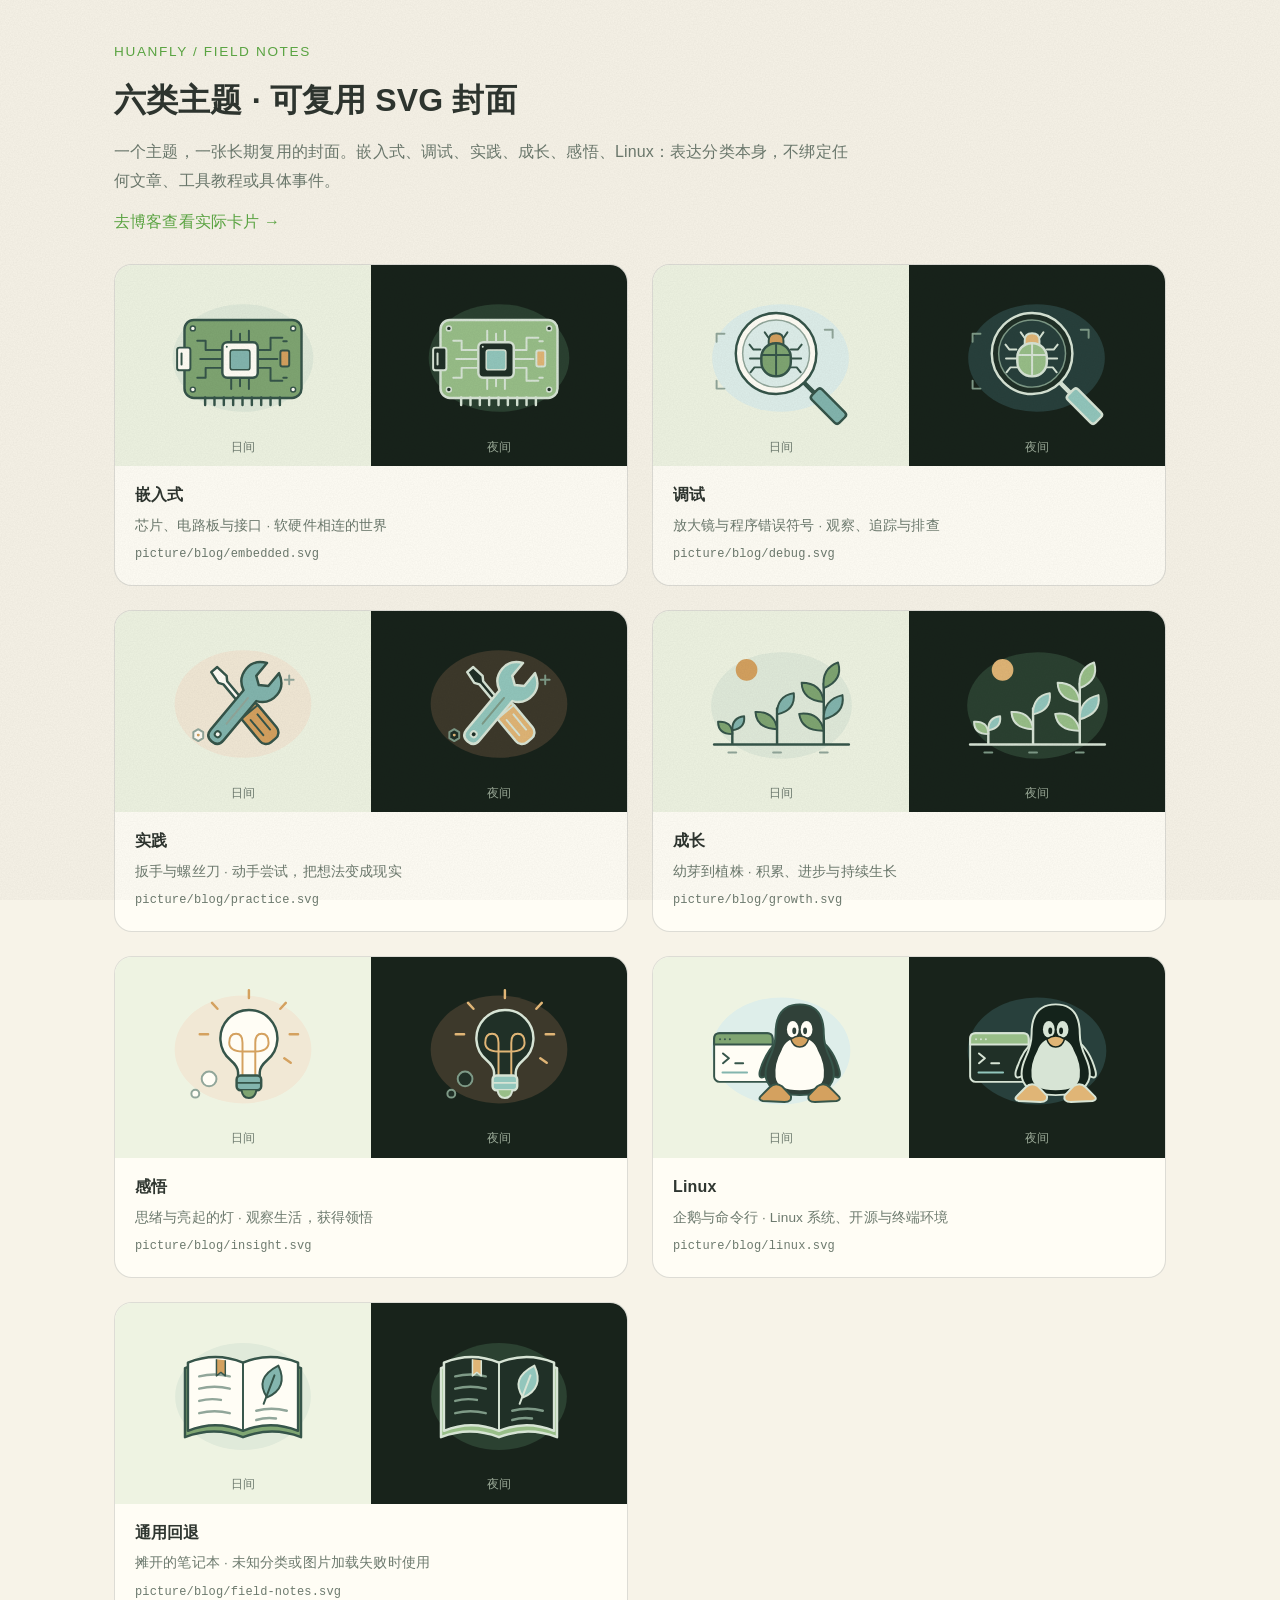
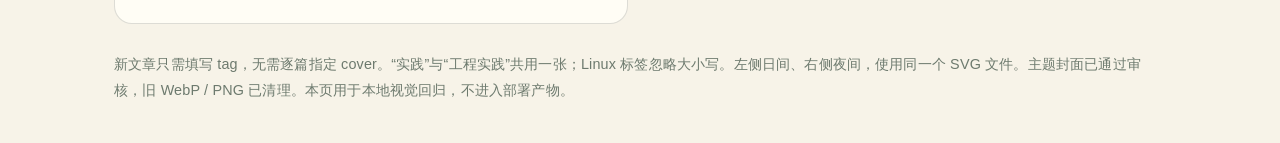
<file: tests/blog-covers.html>
<!DOCTYPE html>
<html lang="zh-CN" data-theme="light">
<head>
    <meta charset="UTF-8">
    <meta name="viewport" content="width=device-width, initial-scale=1.0">
    <meta name="robots" content="noindex">
    <title>博客主题 SVG 封面审核 - Huanfly</title>
    <link rel="stylesheet" href="../css/style.css">
    <style>
        .cover-review { max-width: 1100px; margin: 0 auto; padding: 40px 24px; }
        .review-kicker { color: var(--primary-color); font-size: .85rem; letter-spacing: .12em; }
        .cover-review h1 { margin: 8px 0; font-size: clamp(1.5rem, 4vw, 2rem); }
        .review-intro { max-width: 750px; color: var(--light-text); }
        .review-link { display: inline-block; margin-top: 12px; color: var(--primary-color); }
        .review-grid { display: grid; grid-template-columns: repeat(2, minmax(0, 1fr)); gap: 24px; margin-top: 28px; }
        .review-card { overflow: hidden; border: 1px solid var(--line-soft); border-radius: 18px; background: var(--card-bg); }
        .review-pair { display: grid; grid-template-columns: repeat(2, minmax(0, 1fr)); }
        .review-pair figure { min-width: 0; padding: 14px 10px 8px; }
        .review-pair img { width: 100%; height: auto; aspect-ratio: 3 / 2; object-fit: contain; }
        .review-pair figcaption { text-align: center; font-size: .75rem; }
        .review-light { color-scheme: light; background: #eef3e2; color: #6d7a6e; }
        .review-dark { color-scheme: dark; background: #18231b; color: #9cab99; }
        .review-copy { padding: 16px 20px 18px; }
        .review-copy h2 { font-size: 1rem; line-height: 1.6; }
        .review-copy p { margin-top: 6px; color: var(--light-text); font-size: .85rem; }
        .review-copy code { font-size: .75rem; overflow-wrap: anywhere; color: var(--light-text); }
        .review-note { margin-top: 28px; color: var(--light-text); font-size: .9rem; }
        @media (max-width: 640px) {
            .cover-review { padding: 28px 16px; }
            .review-grid { grid-template-columns: 1fr; gap: 18px; }
        }
    </style>
</head>
<body>
    <main class="cover-review">
        <p class="review-kicker">HUANFLY / FIELD NOTES</p>
        <h1>六类主题 · 可复用 SVG 封面</h1>
        <p class="review-intro">一个主题，一张长期复用的封面。嵌入式、调试、实践、成长、感悟、Linux：表达分类本身，不绑定任何文章、工具教程或具体事件。</p>
        <a class="review-link" href="../blog.html">去博客查看实际卡片 →</a>
        <div id="review-grid" class="review-grid" aria-live="polite">正在加载封面…</div>
        <p class="review-note">新文章只需填写 tag，无需逐篇指定 cover。“实践”与“工程实践”共用一张；Linux 标签忽略大小写。左侧日间、右侧夜间，使用同一个 SVG 文件。主题封面已通过审核，旧 WebP / PNG 已清理。本页用于本地视觉回归，不进入部署产物。</p>
    </main>
    <script src="../js/blog-covers.js"></script>
    <script>
        function renderReview() {
            const themes = [...BlogCovers.themes, {
                name: '通用回退', cover: BlogCovers.defaultCover,
                description: '摊开的笔记本 · 未知分类或图片加载失败时使用',
            }];
            const grid = document.getElementById('review-grid');
            grid.replaceChildren();
            for (const item of themes) {
                const card = document.createElement('article');
                card.className = 'review-card';
                const pair = document.createElement('div');
                pair.className = 'review-pair';
                for (const [theme, label] of [['light', '日间'], ['dark', '夜间']]) {
                    const figure = document.createElement('figure');
                    figure.className = 'review-' + theme;
                    const image = document.createElement('img');
                    image.src = '../' + item.cover;
                    image.alt = item.name + '主题封面 · ' + label + '配色';
                    image.width = 480;
                    image.height = 320;
                    const caption = document.createElement('figcaption');
                    caption.textContent = label;
                    figure.append(image, caption);
                    pair.append(figure);
                }
                const copy = document.createElement('div');
                copy.className = 'review-copy';
                const title = document.createElement('h2');
                title.textContent = item.name;
                const description = document.createElement('p');
                description.textContent = item.description;
                const file = document.createElement('code');
                file.textContent = item.cover;
                copy.append(title, description, file);
                card.append(pair, copy);
                grid.append(card);
            }
        }
        try { renderReview(); }
        catch (error) { document.getElementById('review-grid').textContent = error.message; }
    </script>
</body>
</html>
</file>
<file: css/style.css>
/* =============================================================
   Huanfly · 手绘绘本 × 罗小黑森林 主题
   Hand-drawn storybook theme (Luo Xiaohei inspired)
   -------------------------------------------------------------
   设计语言：
   - 暖米色纸张底色 + 细微纸纹噪点
   - 手绘不规则圆角（wobble radius）+ 墨线描边 + 错位实感阴影
   - 森林绿 / 灵气青 双主色，深色模式 = 夜之森林
   - LXGW 文楷屏幕版（手写感中文字体）
   ============================================================= */

:root {
    /* --- 纸与墨 --- */
    --bg-color: #f7f3e8;
    --bg-soft: #eef3e2;
    --card-bg: #fffdf5;
    --ink: #2f3630;
    --dark-text: #2f3630;
    --light-text: #6d7a6e;

    /* 线条：卡片描边 / 分隔线 */
    --line: rgba(47, 54, 48, 0.55);
    --line-soft: rgba(47, 54, 48, 0.16);

    /* --- 主色：森林绿 / 灵气青 --- */
    --primary-color: #5da844;
    --primary-hover: #4c9636;
    --primary-soft: #e8f3dc;
    --accent-color: #4fc4cf;
    --accent-soft: #e0f6f8;
    --warm: #f2b950;
    --warm-soft: #fdf1d8;
    --rose: #e8836f;
    --rose-soft: #fbe9e4;
    --violet: #9b7ede;
    --violet-soft: #f0eafb;

    /* --- 场景：天空 / 远山 / 森林 / 山丘 / 草地 / 猫 --- */
    --sky-top: #d3e6e6;
    --sky-mid: #e9efe4;
    --sky-low: #f7f3e8;
    --ray: rgba(255, 249, 220, 0.26);
    --sun: #fff3c2;
    --sun-glow: rgba(242, 185, 80, 0.30);
    --moon: #e9efe0;
    --moon-glow: rgba(111, 216, 226, 0.22);
    --cloud: rgba(255, 255, 255, 0.86);
    --cloud-line: rgba(47, 54, 48, 0.16);
    --bird: rgba(47, 54, 48, 0.55);
    --mount-far: #d4e2d4;
    --mount-near: #bed5c0;
    --mist: #e9efdc;
    --forest: #a2cc8b;
    --hill-back: #cfe6b8;
    --hill-mid: #a8d38a;
    --hill-front: #7cba5e;
    --tree: #58924a;
    --tree-light: #7ab266;
    --trunk: #7a5a3e;
    --grass: #67aa4c;
    --grass-fg: #4f8f3c;
    --cat-ink: #23281f;
    --cat-sheen: #363e35;
    --cat-eye: #74e2d6;
    --cat-iris: #27a49b;
    --cat-pupil: #10302d;
    --footer-bg: #edf3df;

    /* --- 布局 --- */
    --container-width: 1100px;
    --header-height: 68px;
    /* Hero 景观图层高度：与 1920×300 的 viewBox 等比，1920 宽时为 300px */
    --scene-h: clamp(150px, 15.625vw, 480px);

    /* --- 手绘圆角（不规则 wobble） --- */
    --wobble-btn: 255px 18px 225px 18px / 18px 225px 18px 255px;
    --wobble-card: 24px 18px 26px 16px / 18px 26px 16px 28px;
    --wobble-card-alt: 18px 26px 16px 28px / 26px 18px 28px 16px;
    --wobble-sm: 12px 16px 13px 17px / 16px 12px 17px 13px;

    /* --- 阴影：纸片错位 + 柔和漂浮 --- */
    --shadow-sm: 3px 4px 0 rgba(47, 54, 48, 0.07);
    --shadow-md: 5px 7px 0 rgba(47, 54, 48, 0.08), 0 14px 30px rgba(93, 168, 68, 0.10);
    --shadow-hover: 7px 9px 0 rgba(47, 54, 48, 0.10), 0 20px 40px rgba(93, 168, 68, 0.16);
    --shadow-ink: 3px 3px 0 rgba(47, 54, 48, 0.28);
    --shadow-ink-hover: 5px 6px 0 rgba(47, 54, 48, 0.30);

    /* --- 字体 --- */
    --font-hand: 'LXGW WenKai Screen', 'LXGW WenKai', 'PingFang SC', 'Microsoft YaHei', sans-serif;

    /* --- 兼容别名：tools/ 下独立页面仍在使用 --- */
    --border-color: var(--line-soft);
    --radius-lg: 20px;
    --radius-md: 12px;
}

/* --- 夜之森林（深色模式） --- */
[data-theme="dark"] {
    --bg-color: #141c16;
    --bg-soft: #18231b;
    --card-bg: #1d2a20;
    --ink: #dfe9dc;
    --dark-text: #e4ecdf;
    --light-text: #9cab99;

    --line: rgba(223, 233, 220, 0.45);
    --line-soft: rgba(223, 233, 220, 0.14);

    --primary-color: #7cc95f;
    --primary-hover: #8fd873;
    --primary-soft: rgba(124, 201, 95, 0.14);
    --accent-color: #6fd8e2;
    --accent-soft: rgba(111, 216, 226, 0.14);
    --warm: #f2c46e;
    --warm-soft: rgba(242, 196, 110, 0.14);
    --rose: #ee9a88;
    --rose-soft: rgba(238, 154, 136, 0.13);
    --violet: #b39aec;
    --violet-soft: rgba(179, 154, 236, 0.14);

    --sky-top: #0a1219;
    --sky-mid: #101d20;
    --sky-low: #141c16;
    --cloud: rgba(64, 84, 76, 0.45);
    --cloud-line: rgba(223, 233, 220, 0.10);
    --mount-far: #182626;
    --mount-near: #1b2f2a;
    --mist: #172420;
    --forest: #1c3224;
    --hill-back: #223528;
    --hill-mid: #2a4430;
    --hill-front: #34573b;
    --tree: #26402c;
    --tree-light: #325538;
    --trunk: #3a2e24;
    --grass: #2f5335;
    --grass-fg: #24402b;
    --cat-ink: #10140e;
    --cat-sheen: #1f2a20;
    --cat-eye: #7fe9dd;
    --cat-iris: #2bb3a8;
    --footer-bg: #101711;

    --shadow-sm: 3px 4px 0 rgba(0, 0, 0, 0.25);
    --shadow-md: 5px 7px 0 rgba(0, 0, 0, 0.28), 0 14px 30px rgba(0, 0, 0, 0.35);
    --shadow-hover: 7px 9px 0 rgba(0, 0, 0, 0.3), 0 20px 44px rgba(111, 216, 226, 0.10);
    --shadow-ink: 3px 3px 0 rgba(0, 0, 0, 0.45);
    --shadow-ink-hover: 5px 6px 0 rgba(0, 0, 0, 0.5);
}

/* =========================================
   全局重置 & 基础
   ========================================= */
* {
    margin: 0;
    padding: 0;
    box-sizing: border-box;
}

html {
    scroll-behavior: smooth;
    /* 页内锚点跳转时避开吸顶导航 */
    scroll-padding-top: calc(var(--header-height) + 16px);
}

html,
body {
    background-color: var(--bg-color);
}

body {
    font-family: var(--font-hand);
    color: var(--dark-text);
    line-height: 1.8;
    letter-spacing: 0.01em;
    -webkit-font-smoothing: antialiased;
    transition: background-color 0.4s ease, color 0.4s ease;
}

/* 纸纹噪点：覆盖全页的极淡颗粒 */
body::after {
    content: '';
    position: fixed;
    inset: 0;
    pointer-events: none;
    z-index: 9960;
    background-image: url("data:image/svg+xml,%3Csvg xmlns='http://www.w3.org/2000/svg' width='180' height='180'%3E%3Cfilter id='n'%3E%3CfeTurbulence type='fractalNoise' baseFrequency='0.75' numOctaves='2' stitchTiles='stitch'/%3E%3CfeColorMatrix type='matrix' values='0 0 0 0 0 0 0 0 0 0 0 0 0 0 0 0.05 0 0 0 0'/%3E%3C/filter%3E%3Crect width='180' height='180' filter='url(%23n)'/%3E%3C/svg%3E");
}

a {
    text-decoration: none;
    color: inherit;
    transition: color 0.3s ease;
}

ul {
    list-style: none;
}

img {
    max-width: 100%;
    display: block;
}

button {
    font-family: inherit;
}

::selection {
    background: rgba(79, 196, 207, 0.35);
}

:focus-visible {
    outline: 2px dashed var(--primary-color);
    outline-offset: 3px;
}

/* 细滚动条 */
::-webkit-scrollbar {
    width: 10px;
    height: 10px;
}

::-webkit-scrollbar-track {
    background: transparent;
}

::-webkit-scrollbar-thumb {
    background: rgba(93, 168, 68, 0.45);
    border-radius: 8px;
    border: 2px solid var(--bg-color);
}

/* =========================================
   布局工具
   ========================================= */
.container {
    max-width: var(--container-width);
    margin: 0 auto;
    padding: 0 20px;
}

.page {
    padding-top: 2.5rem;
    min-height: 60vh;
}

.grid-3 {
    display: grid;
    grid-template-columns: repeat(auto-fit, minmax(280px, 1fr));
    gap: 28px;
    padding-bottom: 4rem;
}

/* 标题：手写字 + 波浪线下划线 */
.section-title {
    text-align: center;
    margin: 2.5rem 0 2.8rem;
    font-size: 2rem;
    font-weight: 700;
    position: relative;
    padding-bottom: 20px;
}

.section-title::after {
    content: '';
    position: absolute;
    left: 50%;
    bottom: 2px;
    transform: translateX(-50%);
    width: 120px;
    height: 12px;
    background: url("data:image/svg+xml,%3Csvg xmlns='http://www.w3.org/2000/svg' width='120' height='12' viewBox='0 0 120 12'%3E%3Cpath d='M3 8C18 2 30 11 45 6S72 2 87 8s23-4 30-2' fill='none' stroke='%235da844' stroke-width='3.5' stroke-linecap='round'/%3E%3C/svg%3E") no-repeat center / contain;
}

/* =========================================
   按钮：手绘墨线贴纸
   ========================================= */
.btn {
    display: inline-flex;
    align-items: center;
    gap: 8px;
    padding: 9px 26px;
    background-color: var(--primary-color);
    color: #fffdf5;
    border: 2px solid var(--ink);
    border-radius: var(--wobble-btn);
    font-family: inherit;
    font-size: 1rem;
    font-weight: 700;
    letter-spacing: 0.04em;
    cursor: pointer;
    box-shadow: var(--shadow-ink);
    transition: all 0.25s cubic-bezier(0.4, 0, 0.2, 1);
}

.btn:hover {
    background-color: var(--primary-hover);
    color: #fffdf5;
    transform: translate(-1px, -2px) rotate(-0.5deg);
    box-shadow: var(--shadow-ink-hover);
}

.btn:active {
    transform: translate(1px, 1px);
    box-shadow: 1px 1px 0 rgba(47, 54, 48, 0.3);
}

.btn-outline {
    background-color: var(--card-bg);
    color: var(--dark-text);
    border-color: var(--line);
}

.btn-outline:hover {
    background-color: var(--primary-soft);
    color: var(--primary-hover);
    border-color: var(--ink);
}

.btn-back {
    margin-bottom: 2rem;
}

/* =========================================
   Header & 导航
   ========================================= */
header {
    height: var(--header-height);
    background-color: rgba(247, 243, 232, 0.82);
    backdrop-filter: blur(10px);
    -webkit-backdrop-filter: blur(10px);
    position: sticky;
    top: 0;
    z-index: 100;
    border-bottom: 2px solid var(--line-soft);
    transition: background-color 0.4s ease, border-color 0.3s ease, box-shadow 0.3s ease;
}

/* 离开页顶后（js/script.js 加 .scrolled）：底边加深并浮起 */
header.scrolled {
    border-bottom-color: color-mix(in srgb, var(--line) 60%, transparent);
    box-shadow: 0 6px 18px rgba(47, 54, 48, 0.06);
}

header .container {
    height: 100%;
    display: flex;
    align-items: center;
    justify-content: space-between;
}

.logo {
    font-size: 1.4rem;
    font-weight: 800;
    color: var(--dark-text);
    display: flex;
    align-items: center;
    gap: 10px;
}

.logo img {
    width: 38px;
    height: 38px;
    border-radius: 46% 54% 52% 48% / 54% 46% 54% 46%;
    border: 2px solid var(--line);
    object-fit: cover;
    transition: transform 0.4s ease;
}

.logo:hover img {
    transform: rotate(-8deg) scale(1.06);
}

.nav-links {
    display: flex;
    align-items: center;
    gap: 28px;
}

.nav-links a {
    font-weight: 700;
    color: var(--light-text);
    position: relative;
    padding: 4px 2px;
}

/* 手绘波浪下划线 */
.nav-links a::after {
    content: '';
    position: absolute;
    bottom: -4px;
    left: 50%;
    transform: translateX(-50%) scaleX(0);
    width: 100%;
    min-width: 40px;
    height: 8px;
    background: url("data:image/svg+xml,%3Csvg xmlns='http://www.w3.org/2000/svg' width='44' height='8' viewBox='0 0 44 8'%3E%3Cpath d='M2 5C8 2 13 7 20 4s14-2 22 1' fill='none' stroke='%235da844' stroke-width='2.5' stroke-linecap='round'/%3E%3C/svg%3E") no-repeat center / contain;
    transition: transform 0.3s ease;
}

.nav-links a:hover::after,
.nav-links a.active::after {
    transform: translateX(-50%) scaleX(1);
}

.nav-links a:hover,
.nav-links a.active {
    color: var(--primary-color);
}

.theme-toggle {
    background: none;
    border: none;
    color: var(--dark-text);
    font-size: 1.15rem;
    cursor: pointer;
    padding: 6px;
    display: flex;
    align-items: center;
    justify-content: center;
    transition: color 0.3s ease, transform 0.3s ease;
}

.theme-toggle:hover {
    color: var(--warm);
    transform: rotate(24deg) scale(1.15);
}

.menu-toggle {
    display: none;
    padding: 4px 8px;
    background: none;
    border: none;
    font-size: 1.5rem;
    line-height: 1;
    cursor: pointer;
    color: var(--dark-text);
}

/* =========================================
   Hero：手绘森林景观
   结构：天空(.hero-sky) → 三层景观(.hero-scene) → 正文(.hero-content)
   时段由 js/hero-scene.js 写入 .hero[data-daypart]，深色主题固定为 night；
   视差位移由脚本直接写在各图层 transform 上，脚本失效时为静态插画。
   ========================================= */
.hero {
    --sun-x: 74%;
    --sun-y: 14%;
    min-height: calc(92vh - var(--header-height));
    display: flex;
    align-items: center;
    justify-content: center;
    text-align: center;
    position: relative;
    overflow: hidden;
    isolation: isolate;
    /* 只为山丘与树线（景观下部 72%）预留空间，淡色远山允许被正文覆盖 */
    padding-bottom: calc(var(--scene-h) * 0.72);
}

/* 晨昏变体：仅浅色主题下由脚本按本地时间启用 */
.hero[data-daypart="dawn"] {
    --sky-top: #d6dbea;
    --sky-mid: #f3ded3;
    --sky-low: #f7f0e4;
    --ray: rgba(255, 225, 200, 0.22);
    --sun: #ffe4b8;
    --sun-glow: rgba(232, 131, 111, 0.30);
    --mount-far: #d7d2dc;
    --mount-near: #c3c0cb;
    --mist: #efe4db;
    --forest: #9dc48c;
}

.hero[data-daypart="dusk"] {
    --sky-top: #c9bdd6;
    --sky-mid: #f0c8a6;
    --sky-low: #f6e3cd;
    --ray: rgba(255, 205, 150, 0.24);
    --sun: #ffcf7e;
    --sun-glow: rgba(242, 140, 80, 0.42);
    --mount-far: #c8bad0;
    --mount-near: #ae9fb9;
    --mist: #f2d8c3;
    --forest: #94b885;
    --hill-back: #c9d9a6;
}

.hero-defs {
    position: absolute;
    width: 0;
    height: 0;
    overflow: hidden;
}

/* --- 天空 --- */
.hero-sky {
    position: absolute;
    inset: 0;
    z-index: 0;
    pointer-events: none;
    background: linear-gradient(180deg, var(--sky-top) 0%, var(--sky-mid) 58%, var(--sky-low) 100%);
}

.hero[data-daypart="dusk"] .hero-sky::after {
    content: '';
    position: absolute;
    inset: 0;
    background: linear-gradient(180deg, transparent 30%, rgba(242, 150, 80, 0.12) 100%);
}

/* 从太阳位置散出的柔和光束 */
.hero-rays {
    position: absolute;
    inset: 0;
    background: conic-gradient(from 150deg at var(--sun-x) var(--sun-y),
            transparent 0deg 9deg, var(--ray) 9deg 13deg,
            transparent 13deg 30deg, var(--ray) 30deg 33deg,
            transparent 33deg 52deg, var(--ray) 52deg 57deg,
            transparent 57deg 80deg, var(--ray) 80deg 83deg,
            transparent 83deg 360deg);
    -webkit-mask-image: radial-gradient(circle at var(--sun-x) var(--sun-y), #000 0%, rgba(0, 0, 0, 0.6) 25%, transparent 62%);
    mask-image: radial-gradient(circle at var(--sun-x) var(--sun-y), #000 0%, rgba(0, 0, 0, 0.6) 25%, transparent 62%);
    animation: rays-breathe 9s ease-in-out infinite alternate;
}

@keyframes rays-breathe {
    from { opacity: 0.55; }
    to { opacity: 1; }
}

.hero-sun {
    position: absolute;
    left: var(--sun-x);
    top: var(--sun-y);
    width: clamp(200px, 16vw, 320px);
    height: clamp(200px, 16vw, 320px);
    transform: translate(-50%, -50%);
    background:
        radial-gradient(circle, var(--sun) 0 14.5%, color-mix(in srgb, var(--sun) 60%, transparent) 15.5%, transparent 17.5%),
        radial-gradient(circle, var(--sun-glow) 0, transparent 62%);
    transition: left 1.2s ease, top 1.2s ease;
}

.hero-moon {
    display: none;
    position: absolute;
    left: 80%;
    top: 16%;
    width: clamp(56px, 4.5vw, 84px);
    height: clamp(56px, 4.5vw, 84px);
    transform: translate(-50%, -50%);
    filter: drop-shadow(0 0 18px var(--moon-glow));
}

.hero-moon::before {
    content: '';
    position: absolute;
    inset: 0;
    border-radius: 50%;
    background: var(--moon);
    -webkit-mask: radial-gradient(circle at 70% 34%, transparent 0 46%, #000 48%);
    mask: radial-gradient(circle at 70% 34%, transparent 0 46%, #000 48%);
}

/* 星星只在夜晚存在：display:none 让白天完全不跑闪烁动画 */
.hero-stars {
    display: none;
    position: absolute;
    inset: 0;
    width: 100%;
    height: 100%;
}

.hero-stars .stars circle,
.hero-stars .sparkles path {
    transform-box: fill-box;
    transform-origin: center;
    animation: twinkle var(--t, 3s) ease-in-out var(--d, 0s) infinite alternate;
}

@keyframes twinkle {
    from { opacity: 0.3; transform: scale(0.8); }
    to { opacity: 1; transform: scale(1.15); }
}

.hero-clouds {
    position: absolute;
    inset: 0;
    will-change: transform;
}

.cloud {
    position: absolute;
    left: 0;
    height: auto;
    opacity: var(--o, 0.92);
    animation: cloud-drift var(--dur, 160s) linear var(--delay, 0s) infinite;
}

.cloud-1 { width: clamp(120px, 13vw, 250px); top: 8%; --dur: 150s; --delay: -22s; }
.cloud-2 { width: clamp(90px, 9vw, 170px); top: 24%; --dur: 190s; --delay: -96s; --o: 0.8; }
.cloud-3 { width: clamp(70px, 7vw, 130px); top: 15%; --dur: 230s; --delay: -150s; --o: 0.7; }
.cloud-4 { width: clamp(100px, 11vw, 200px); top: 33%; --dur: 175s; --delay: -60s; --o: 0.75; }

@keyframes cloud-drift {
    from { transform: translateX(-30vw); }
    to { transform: translateX(110vw); }
}

.hero-birds {
    position: absolute;
    top: 21%;
    left: 0;
    width: clamp(56px, 5vw, 96px);
    height: auto;
    animation: birds-fly 52s linear -14s infinite;
}

.hero-birds .bird {
    transform-box: fill-box;
    transform-origin: center;
    animation: bird-flap 0.9s ease-in-out var(--d, 0s) infinite alternate;
}

@keyframes birds-fly {
    from { transform: translate(-12vw, 0); }
    50% { transform: translate(50vw, -3vh); }
    to { transform: translate(112vw, 1vh); }
}

@keyframes bird-flap {
    from { transform: scaleY(1); }
    to { transform: scaleY(-0.5); }
}

[data-theme="dark"] .hero-sun,
[data-theme="dark"] .hero-rays,
[data-theme="dark"] .hero-birds {
    display: none;
}

[data-theme="dark"] .hero-moon {
    display: block;
}

[data-theme="dark"] .hero-stars {
    display: block;
}

/* --- 景观图层 --- */
.hero-scene {
    position: absolute;
    inset: 0;
    z-index: 1;
    pointer-events: none;
}

.hero-layer {
    position: absolute;
    left: 0;
    right: 0;
    bottom: 0;
    width: 100%;
    height: var(--scene-h);
    transform-origin: 50% 100%;
    will-change: transform;
}

.hero-far {
    height: calc(var(--scene-h) * 1.7333);
}

.hero-particles {
    position: absolute;
    inset: 0;
    width: 100%;
    height: 100%;
}

/* 草丛随风：沿底边剪切，整片草地同向轻摆 */
.sway-slow,
.sway-fg {
    transform-box: fill-box;
    transform-origin: 50% 100%;
    animation: grass-sway 5.5s ease-in-out infinite alternate;
}

.sway-fg {
    animation-duration: 4.2s;
    animation-delay: -1.5s;
}

@keyframes grass-sway {
    from { transform: skewX(-2.5deg); }
    to { transform: skewX(2.5deg); }
}

/* --- 小黑 --- */
.hero-cat {
    pointer-events: auto;
    cursor: pointer;
    outline: none;
}

.hero-cat:focus-visible {
    outline: 2px dashed var(--primary-color);
    outline-offset: 8px;
}

[data-theme="dark"] .hero-cat {
    filter: drop-shadow(0 0 6px rgba(111, 216, 226, 0.35));
}

.cat-figure,
.cat-tail,
.cat-body,
.cat-head,
.cat-ear-l,
.cat-ear-r,
.cat-eyes,
.cat-hearts path,
.cat-zzz text {
    transform-box: fill-box;
}

.cat-figure {
    transform-origin: 50% 100%;
}

.cat-tail {
    transform-origin: 0% 100%;
    animation: tail-swish 3.6s ease-in-out infinite;
}

@keyframes tail-swish {
    0%, 100% { transform: rotate(0deg); }
    50% { transform: rotate(14deg); }
}

.cat-body {
    transform-origin: 50% 100%;
    animation: cat-breathe 4s ease-in-out infinite;
}

@keyframes cat-breathe {
    0%, 100% { transform: scale(1, 1); }
    50% { transform: scale(1.015, 1.03); }
}

.cat-head {
    transform-origin: 50% 100%;
    transition: transform 0.45s cubic-bezier(0.34, 1.3, 0.64, 1);
}

.cat-pupil {
    transition: transform 0.16s ease-out;
}

.cat-eyes {
    transform-origin: center;
    animation: cat-blink 5s ease-in-out infinite;
}

@keyframes cat-blink {
    0%, 90%, 100% { transform: scaleY(1); }
    93%, 96% { transform: scaleY(0.08); }
}

.cat-ear-l,
.cat-ear-r {
    transform-origin: 50% 100%;
    transition: transform 0.3s cubic-bezier(0.34, 1.4, 0.64, 1);
}

.cat-ear-r {
    animation: ear-twitch 7s ease-in-out infinite;
}

@keyframes ear-twitch {
    0%, 88%, 100% { transform: rotate(0deg); }
    91%, 95% { transform: rotate(-12deg); }
}

.hero-cat.is-hover .cat-ear-l {
    transform: rotate(-9deg) translateY(-3px);
}

.hero-cat.is-hover .cat-ear-r {
    transform: rotate(9deg) translateY(-3px);
    animation: none;
}

.hero-cat.is-hover .cat-eyes {
    animation: none;
    transform: scale(1.06);
}

/* 表情状态：开心 / 打瞌睡 */
.cat-eyes-happy,
.cat-eyes-closed,
.cat-hearts,
.cat-zzz {
    visibility: hidden;
}

.hero-cat.is-happy .cat-eyes,
.hero-cat.is-sleepy .cat-eyes,
.hero-cat.is-sleepy .cat-mouth {
    visibility: hidden;
}

.hero-cat.is-happy .cat-eyes-happy,
.hero-cat.is-happy .cat-hearts,
.hero-cat.is-sleepy .cat-eyes-closed,
.hero-cat.is-sleepy .cat-zzz {
    visibility: visible;
}

.hero-cat.is-happy .cat-figure {
    animation: cat-hop 0.55s cubic-bezier(0.34, 1.56, 0.64, 1);
}

@keyframes cat-hop {
    0% { transform: translateY(0) scale(1, 1); }
    30% { transform: translateY(-10px) scale(0.96, 1.06); }
    60% { transform: translateY(0) scale(1.05, 0.95); }
    100% { transform: translateY(0) scale(1, 1); }
}

.hero-cat.is-happy .cat-hearts path {
    transform-origin: center;
    animation: heart-float 1.5s ease-out var(--d, 0s) both;
}

@keyframes heart-float {
    0% { opacity: 0; transform: translateY(8px) scale(0.5); }
    30% { opacity: 1; transform: translateY(-6px) scale(1.05); }
    100% { opacity: 0; transform: translateY(-38px) scale(0.9); }
}

.hero-cat.is-sleepy .cat-tail {
    animation-duration: 8s;
}

.hero-cat.is-sleepy .cat-zzz text {
    animation: zzz-float 2.6s ease-in-out var(--d, 0s) infinite;
}

@keyframes zzz-float {
    0% { opacity: 0; transform: translate(0, 4px); }
    35% { opacity: 1; }
    100% { opacity: 0; transform: translate(10px, -18px); }
}

/* --- 小黑的对话气泡（桌面端）：挂在耳朵旁，left/top 由脚本写入，data-side 决定尾巴在哪一侧 --- */
.cat-bubble {
    position: absolute;
    left: 0;
    top: 0;
    z-index: 3;
    width: max-content;
    max-width: min(300px, 40vw);
    padding: 8px 16px;
    background: var(--card-bg);
    color: var(--dark-text);
    border: 2px solid var(--ink);
    border-radius: var(--wobble-btn);
    box-shadow: var(--shadow-ink);
    font-size: 0.95rem;
    line-height: 1.5;
    text-align: left;
    pointer-events: none;
    opacity: 0;
    visibility: hidden;
    transform-origin: 0 100%;
    transform: translateY(-100%) scale(0.92);
    transition: opacity 0.3s ease, transform 0.35s cubic-bezier(0.34, 1.4, 0.64, 1), visibility 0s linear 0.3s;
}

.cat-bubble::after {
    content: '';
    position: absolute;
    left: 18px;
    bottom: -8px;
    width: 12px;
    height: 12px;
    background: inherit;
    border-left: 2px solid var(--ink);
    border-bottom: 2px solid var(--ink);
    transform: skewX(24deg) rotate(45deg);
}

.cat-bubble[data-side="left"] {
    transform-origin: 100% 100%;
}

.cat-bubble[data-side="left"]::after {
    left: auto;
    right: 18px;
    transform: skewX(-24deg) rotate(45deg);
}

.cat-bubble.show {
    opacity: 1;
    visibility: visible;
    transform: translateY(-100%) scale(1);
    transition-delay: 0s;
}

.hero-content {
    position: relative;
    z-index: 2;
    padding-top: 3rem;
}

/* 头像：手绘相框 + 胶带 */
.hero-avatar {
    position: relative;
    width: 128px;
    margin: 0 auto 2rem;
    transform: rotate(-2deg);
    animation: gentle-bob 5s ease-in-out infinite;
}

.hero-avatar img {
    width: 128px;
    height: 128px;
    object-fit: cover;
    border-radius: 46% 54% 52% 48% / 54% 46% 54% 46%;
    border: 3px solid var(--ink);
    background: var(--card-bg);
    box-shadow: var(--shadow-md);
}

.hero-avatar::before,
.hero-avatar::after {
    content: '';
    position: absolute;
    width: 56px;
    height: 16px;
    background: color-mix(in srgb, var(--accent-color) 42%, transparent);
    border-radius: 2px;
    z-index: 2;
}

.hero-avatar::before {
    top: -6px;
    left: -18px;
    transform: rotate(-38deg);
}

.hero-avatar::after {
    bottom: -2px;
    right: -20px;
    transform: rotate(-32deg);
    background: color-mix(in srgb, var(--warm) 42%, transparent);
}

@keyframes gentle-bob {
    0%, 100% { transform: rotate(-2deg) translateY(0); }
    50% { transform: rotate(-2deg) translateY(-8px); }
}

.hero-kicker {
    font-size: 0.95rem;
    letter-spacing: 0.28em;
    text-transform: uppercase;
    color: var(--light-text);
    margin-bottom: 0.8rem;
}

.hero-title {
    font-size: clamp(2.2rem, 5.5vw, 3.4rem);
    font-weight: 800;
    margin-bottom: 1.2rem;
    color: var(--dark-text);
    line-height: 1.3;
}

/* 马克笔高亮 */
.marker {
    position: relative;
    white-space: nowrap;
    background-image: linear-gradient(100deg,
            color-mix(in srgb, var(--accent-color) 45%, transparent) 0%,
            color-mix(in srgb, var(--primary-color) 40%, transparent) 100%);
    background-repeat: no-repeat;
    background-size: 100% 42%;
    background-position: 0 78%;
    border-radius: 6px;
    padding: 0 6px;
}

.hero-sub {
    font-size: 1.15rem;
    color: var(--light-text);
    max-width: 620px;
    margin: 0 auto 2.4rem;
}

/* 时间感知问候语：手写便签风 */
.hero-greeting {
    font-size: 0.98rem;
    color: var(--light-text);
    font-style: italic;
    margin: -1.4rem auto 2.2rem;
    min-height: 1.8em;
    opacity: 0;
    animation: greeting-in 0.9s ease 0.4s forwards;
}

@keyframes greeting-in {
    from { opacity: 0; transform: translateY(6px); }
    to { opacity: 1; transform: translateY(0); }
}

.hero-actions {
    display: flex;
    gap: 1.2rem;
    justify-content: center;
    flex-wrap: wrap;
}

/* =========================================
   卡片
   ========================================= */
.card {
    /* 指针光斑位置与纸片倾斜角，由 js/script.js 的 initCardTilt 写入 */
    --mx: 50%;
    --my: 50%;
    --rx: 0deg;
    --ry: 0deg;
    position: relative;
    background: var(--card-bg);
    border: 2px solid var(--line-soft);
    border-radius: var(--wobble-card);
    padding: 26px;
    box-shadow: var(--shadow-sm);
    height: 100%;
    display: flex;
    flex-direction: column;
    transition: transform 0.35s ease, box-shadow 0.3s ease, border-color 0.3s ease;
}

/* 跟随指针的柔光：取卡片色调，只在悬停时显现 */
.card::after {
    content: '';
    position: absolute;
    inset: 0;
    border-radius: inherit;
    pointer-events: none;
    background: radial-gradient(260px circle at var(--mx) var(--my),
            color-mix(in srgb, var(--tone, var(--primary-color)) 16%, transparent),
            transparent 70%);
    opacity: 0;
    transition: opacity 0.35s ease;
}

.card:hover::after {
    opacity: 1;
}

.grid-3 > .card:nth-child(even) {
    border-radius: var(--wobble-card-alt);
}

.card:hover {
    transform: perspective(900px) rotateX(var(--rx)) rotateY(var(--ry)) translateY(-6px) rotate(-0.5deg);
    box-shadow: var(--shadow-hover);
    border-color: var(--line);
}

.grid-3 > .card:nth-child(even):hover {
    transform: perspective(900px) rotateX(var(--rx)) rotateY(var(--ry)) translateY(-6px) rotate(0.5deg);
}

/* 色调修饰类：--tone / --tone-soft */
.tone-green { --tone: var(--primary-color); --tone-soft: var(--primary-soft); }
.tone-teal { --tone: var(--accent-color); --tone-soft: var(--accent-soft); }
.tone-amber { --tone: var(--warm); --tone-soft: var(--warm-soft); }
.tone-rose { --tone: var(--rose); --tone-soft: var(--rose-soft); }
.tone-violet { --tone: var(--violet); --tone-soft: var(--violet-soft); }

/* 入口卡片 / 工具卡片 */
.entry-card {
    cursor: pointer;
    align-items: flex-start;
    text-align: left;
}

.entry-card h3 {
    font-size: 1.4rem;
    margin-bottom: 0.5rem;
}

.entry-card p {
    color: var(--light-text);
    font-size: 0.98rem;
}

.card-icon,
.tool-icon {
    width: 72px;
    height: 72px;
    display: flex;
    align-items: center;
    justify-content: center;
    font-size: 2rem;
    color: var(--tone, var(--primary-color));
    background: var(--tone-soft, var(--primary-soft));
    border: 2px solid var(--line);
    border-radius: 46% 54% 52% 48% / 54% 46% 54% 46%;
    margin-bottom: 18px;
    transition: transform 0.35s ease, background 0.35s ease, color 0.35s ease;
}

.card:hover .card-icon,
.card:hover .tool-icon {
    background: var(--tone, var(--primary-color));
    color: #fffdf5;
    transform: rotate(-8deg) scale(1.06);
}

.card-link {
    margin-top: auto;
    padding-top: 1.2rem;
    color: var(--tone, var(--primary-color));
    font-weight: 700;
    display: inline-flex;
    align-items: center;
    gap: 8px;
}

.card-link i {
    font-size: 0.82rem;
    transition: transform 0.3s ease;
}

.card:hover .card-link i {
    transform: translateX(6px);
}

.tool-card {
    text-align: center;
    align-items: center;
}

.tool-card .card-icon {
    margin-left: auto;
    margin-right: auto;
}

.tool-card h3 {
    font-size: 1.3rem;
    margin-bottom: 0.4rem;
}

.tool-card p {
    color: var(--light-text);
    font-size: 0.92rem;
    margin-bottom: 1.2rem;
}

.tool-card .btn {
    margin-top: auto;
}

/* 整卡即链接：悬停 / 聚焦卡片时同步点亮其中的 CTA 按钮 */
.tool-card:hover .btn-outline,
.tool-card:focus-visible .btn-outline {
    background-color: var(--primary-soft);
    color: var(--primary-hover);
    border-color: var(--ink);
}

.section-lead {
    text-align: center;
    color: var(--light-text);
    max-width: 560px;
    margin: -1.2rem auto 2.8rem;
}

/* =========================================
   博客：工具条 + 列表卡片
   ========================================= */
.blog-toolbar {
    display: flex;
    flex-direction: column;
    align-items: center;
    gap: 1.2rem;
    margin-bottom: 2.6rem;
}

.blog-search {
    position: relative;
    width: min(520px, 100%);
}

.blog-search i {
    position: absolute;
    left: 18px;
    top: 50%;
    transform: translateY(-50%);
    color: var(--light-text);
}

.blog-search input {
    width: 100%;
    padding: 12px 22px 12px 46px;
    border: 2px solid var(--line);
    border-radius: var(--wobble-btn);
    -webkit-appearance: none;
    appearance: none;
    font-family: inherit;
    font-size: 1rem;
    background: var(--card-bg);
    color: var(--dark-text);
    outline: none;
    box-shadow: var(--shadow-sm);
    transition: border-color 0.3s ease, box-shadow 0.3s ease;
}

.blog-search input::placeholder {
    color: var(--light-text);
    opacity: 0.7;
}

.blog-search input:focus {
    border-color: var(--primary-color);
    box-shadow: 3px 4px 0 rgba(93, 168, 68, 0.2);
}

.filter-chips {
    display: flex;
    flex-wrap: wrap;
    justify-content: center;
    gap: 10px;
}

.filter-chip {
    padding: 4px 18px;
    font-family: inherit;
    font-size: 0.92rem;
    font-weight: 700;
    color: var(--light-text);
    background: var(--card-bg);
    border: 2px solid var(--line-soft);
    border-radius: var(--wobble-btn);
    cursor: pointer;
    transition: all 0.25s ease;
}

.filter-chip:hover {
    color: var(--primary-color);
    border-color: var(--primary-color);
    transform: translateY(-2px) rotate(-1deg);
}

.filter-chip.active {
    color: #fffdf5;
    background: var(--primary-color);
    border-color: var(--ink);
    box-shadow: 2px 3px 0 rgba(47, 54, 48, 0.25);
}

/* 列表布局：竖排卡片 */
.blog-list {
    display: flex;
    flex-direction: column;
    gap: 20px;
    padding-bottom: 4rem;
}

.blog-card {
    flex-direction: row;
    align-items: stretch;
    gap: 20px;
    padding: 16px;
    cursor: pointer;
    content-visibility: auto;
    contain-intrinsic-size: 0 172px;
}

.blog-card:nth-child(even) {
    border-radius: var(--wobble-card-alt);
}

.blog-card:hover {
    transform: translateY(-4px) rotate(-0.3deg);
}

/* 缩略图：安静的插画画框；color-scheme 同步外部 SVG 的明暗配色。 */
.blog-thumb {
    width: 190px;
    min-width: 190px;
    height: 126px;
    flex-shrink: 0;
    align-self: center;
    color-scheme: light;
}

[data-theme="dark"] .blog-thumb {
    color-scheme: dark;
}

.blog-thumb img {
    width: 100%;
    height: 100%;
    object-fit: cover;
    border-radius: 14px;
    border: 1px solid var(--line-soft);
    background: var(--bg-soft);
}

.blog-thumb img.illustrated {
    /* 插画保留完整构图，宽屏与窄屏都不裁掉主体。 */
    object-fit: contain;
}

.blog-thumb img.contain {
    object-fit: contain;
    padding: 10px;
}

.blog-card-body {
    flex: 1;
    min-width: 0;
    display: flex;
    flex-direction: column;
}

.blog-meta {
    font-size: 0.85rem;
    color: var(--light-text);
    margin-bottom: 8px;
    display: flex;
    align-items: center;
    gap: 12px;
    flex-wrap: wrap;
}

.blog-tag {
    background: var(--primary-soft);
    color: var(--primary-color);
    border: 1.5px solid color-mix(in srgb, var(--primary-color) 50%, transparent);
    padding: 1px 10px;
    border-radius: var(--wobble-btn);
    font-weight: 700;
}

.blog-title {
    font-size: 1.22rem;
    margin-bottom: 8px;
    line-height: 1.45;
}

.blog-summary {
    color: var(--light-text);
    font-size: 0.95rem;
    margin-bottom: 0.8rem;
}

.blog-readmore {
    margin-top: auto;
    color: var(--primary-color);
    font-weight: 700;
}

.blog-readmore::after {
    content: ' →';
    transition: margin-left 0.25s ease;
}

.blog-card:hover .blog-readmore::after {
    margin-left: 6px;
}

/* 加载 / 错误占位 */
.loading-block,
.error-block {
    text-align: center;
    padding: 3rem 1rem;
    color: var(--light-text);
}

.loading-block i {
    color: var(--primary-color);
    margin-bottom: 1rem;
}

.error-block i {
    color: var(--rose);
    margin-bottom: 1rem;
}

/* =========================================
   Markdown 阅读页：纸上文章
   ========================================= */
.markdown-body {
    background: var(--card-bg);
    padding: clamp(24px, 5vw, 48px);
    border: 2px solid var(--line-soft);
    border-radius: var(--wobble-card);
    box-shadow: var(--shadow-md);
    margin-bottom: 4rem;
    overflow-wrap: break-word;
}

.markdown-body h1,
.markdown-body h2 {
    margin: 1.6em 0 0.8em;
    padding-bottom: 10px;
    border-bottom: 2px dashed var(--line-soft);
    line-height: 1.4;
}

.markdown-body h1:first-child {
    margin-top: 0;
}

.markdown-body h3,
.markdown-body h4 {
    margin: 1.4em 0 0.6em;
}

.markdown-body p {
    margin-bottom: 1.2em;
}

.markdown-body ul,
.markdown-body ol {
    margin: 0 0 1.2em 1.5em;
}

.markdown-body ul {
    list-style: none;
}

.markdown-body ul > li {
    position: relative;
    padding-left: 4px;
}

.markdown-body ul > li::before {
    content: '✦';
    position: absolute;
    left: -1.2em;
    color: var(--primary-color);
    font-size: 0.8em;
    top: 0.35em;
}

.markdown-body ol {
    list-style: decimal;
}

.markdown-body code {
    background: var(--bg-soft);
    padding: 2px 7px;
    border-radius: 6px;
    font-family: 'JetBrains Mono', 'Fira Code', Consolas, monospace;
    font-size: 0.88em;
    color: var(--rose);
}

.markdown-body pre {
    background: #253029;
    color: #dcead0;
    padding: 18px 20px;
    border-radius: var(--wobble-sm);
    border: 2px solid var(--line-soft);
    overflow-x: auto;
    margin-bottom: 1.5em;
    line-height: 1.6;
}

.markdown-body pre code {
    background: none;
    padding: 0;
    color: inherit;
    font-size: 0.9em;
}

.markdown-body blockquote {
    border-left: 4px solid var(--primary-color);
    padding: 12px 18px;
    color: var(--light-text);
    background: var(--primary-soft);
    border-radius: 0 var(--wobble-sm);
    margin: 1.2em 0;
}

.markdown-body blockquote p:last-child {
    margin-bottom: 0;
}

.markdown-body img {
    border-radius: var(--wobble-sm);
    border: 2px solid var(--line-soft);
    margin: 1em auto;
}

.markdown-body table {
    width: 100%;
    border-collapse: collapse;
    margin-bottom: 1.5em;
}

.markdown-body th,
.markdown-body td {
    border: 1.5px solid var(--line-soft);
    padding: 8px 14px;
    text-align: left;
}

.markdown-body th {
    background: var(--primary-soft);
}

.markdown-body hr {
    border: none;
    height: 12px;
    margin: 2em 0;
    background: url("data:image/svg+xml,%3Csvg xmlns='http://www.w3.org/2000/svg' width='120' height='12' viewBox='0 0 120 12'%3E%3Cpath d='M3 8C18 2 30 11 45 6S72 2 87 8s23-4 30-2' fill='none' stroke='%235da844' stroke-width='3' stroke-linecap='round' opacity='0.5'/%3E%3C/svg%3E") no-repeat center / 120px 12px;
}

.markdown-body a {
    color: var(--accent-color);
    border-bottom: 2px dashed color-mix(in srgb, var(--accent-color) 50%, transparent);
}

.markdown-body a:hover {
    color: var(--primary-color);
    border-bottom-color: var(--primary-color);
}

/* --- 文章元信息头（日期 / 标签 / 字数 / 阅读时长） --- */
.article-head {
    margin: -0.6em 0 1.8em;
}

.article-meta {
    display: flex;
    align-items: center;
    justify-content: center;
    gap: 14px;
    flex-wrap: wrap;
    font-size: 0.88rem;
    color: var(--light-text);
    padding-bottom: 1.2em;
    border-bottom: 2px dashed var(--line-soft);
}

.article-meta i {
    margin-right: 4px;
    color: var(--primary-color);
}

/* --- AI 摘要卡片：灵气便签 --- */
.ai-summary {
    margin-top: 1.4em;
    padding: 14px 18px;
    background: var(--accent-soft);
    border: 2px solid color-mix(in srgb, var(--accent-color) 40%, transparent);
    border-radius: var(--wobble-card-alt);
    box-shadow: var(--shadow-sm);
}

.ai-summary-label {
    font-size: 0.85rem;
    font-weight: 700;
    color: var(--accent-color);
    margin-bottom: 4px;
}

.ai-summary-label i {
    margin-right: 4px;
}

.ai-summary p {
    margin: 0;
    font-size: 0.92rem;
    color: var(--dark-text);
    line-height: 1.7;
}

/* --- 文章评论区 --- */
.article-comments {
    max-width: 100%;
    margin-top: 2.5rem;
}

.article-comments:not(:empty) {
    background: var(--card-bg);
    padding: clamp(20px, 4vw, 36px);
    border: 2px solid var(--line-soft);
    border-radius: var(--wobble-card);
    box-shadow: var(--shadow-md);
}

/* =========================================
   工具页：上传区
   ========================================= */
.tool-panel-head {
    text-align: center;
    margin-bottom: 2rem;
}

.tool-panel-head .card-icon {
    margin: 0 auto 1rem;
}

.tool-panel-head p {
    color: var(--light-text);
}

.upload-zone {
    border: 2.5px dashed var(--line);
    border-radius: var(--wobble-card);
    padding: 3rem 1.5rem;
    text-align: center;
    cursor: pointer;
    color: var(--light-text);
    background: var(--bg-soft);
    transition: all 0.3s ease;
}

.upload-zone:hover,
.upload-zone.dragover {
    border-color: var(--primary-color);
    background: var(--primary-soft);
    transform: scale(1.01) rotate(-0.3deg);
}

.upload-zone i {
    font-size: 3rem;
    color: color-mix(in srgb, var(--primary-color) 55%, transparent);
    margin-bottom: 1rem;
}

.ico-preview {
    margin-top: 2rem;
    text-align: center;
}

.ico-preview img {
    width: 64px;
    height: 64px;
    border: 2px solid var(--line-soft);
    border-radius: var(--wobble-sm);
    margin: 10px auto;
    object-fit: contain;
    background: var(--card-bg);
}

.ico-actions {
    margin-top: 1.5rem;
    display: flex;
    justify-content: center;
    gap: 1rem;
    flex-wrap: wrap;
}

/* =========================================
   首页：最新动态时间线
   ========================================= */
.activity-section {
    padding-top: 2rem;
    padding-bottom: 1rem;
}

.activity-timeline {
    --timeline-dot-offset: -38px;
    position: relative;
    max-width: 680px;
    margin: 0 auto;
    padding-left: 28px;
    border-left: 3px dashed var(--line-soft);
}

.activity-item {
    position: relative;
    margin-bottom: 1.5rem;
}

.activity-item:last-child {
    margin-bottom: 0.3rem;
}

.activity-item .timeline-dot {
    top: 4px;
}

.activity-body {
    display: flex;
    align-items: baseline;
    gap: 10px;
    flex-wrap: wrap;
}

.activity-badge {
    flex-shrink: 0;
    font-size: 0.8rem;
    font-weight: 700;
    color: var(--tone, var(--primary-color));
    background: var(--tone-soft, var(--primary-soft));
    border: 1.5px solid color-mix(in srgb, var(--tone, var(--primary-color)) 45%, transparent);
    border-radius: var(--wobble-btn);
    padding: 0 10px;
}

.activity-title {
    flex: 1;
    min-width: 200px;
    line-height: 1.6;
}

.activity-title a {
    color: var(--dark-text);
    font-weight: 700;
    border-bottom: 2px dashed transparent;
    transition: color 0.25s ease, border-color 0.25s ease;
}

.activity-title a:hover {
    color: var(--primary-color);
    border-bottom-color: color-mix(in srgb, var(--primary-color) 50%, transparent);
}

.activity-time {
    flex-shrink: 0;
    font-size: 0.85rem;
    color: var(--light-text);
}

/* =========================================
   关于页：简介 / 时间线 / 兴趣
   ========================================= */
.about-intro {
    margin-bottom: 4rem;
}

.about-intro h1 {
    font-size: 2.2rem;
    margin-bottom: 1.5rem;
}

.about-intro > p {
    color: var(--light-text);
    margin-bottom: 1rem;
}

.skill-chips {
    display: flex;
    flex-wrap: wrap;
    gap: 12px;
    margin-top: 1.8rem;
}

.skill-chips .blog-tag {
    font-size: 0.95rem;
    padding: 4px 16px;
}

.skill-chips .blog-tag:nth-child(3n+2) {
    background: var(--accent-soft);
    color: var(--accent-color);
    border-color: color-mix(in srgb, var(--accent-color) 50%, transparent);
    transform: rotate(0.8deg);
}

.skill-chips .blog-tag:nth-child(3n) {
    background: var(--warm-soft);
    color: color-mix(in srgb, var(--warm) 75%, var(--ink) 25%);
    border-color: color-mix(in srgb, var(--warm) 55%, transparent);
    transform: rotate(-0.8deg);
}

/* 时间线：虚线枝干 + 灵气节点 */
.timeline {
    --timeline-dot-offset: -38px;
    position: relative;
    padding-left: 28px;
    border-left: 3px dashed var(--line-soft);
    margin-bottom: 4rem;
}

.timeline-item {
    position: relative;
    margin-bottom: 2.4rem;
}

.timeline-item:last-child {
    margin-bottom: 0.5rem;
}

.timeline-dot {
    position: absolute;
    left: var(--timeline-dot-offset);
    top: 6px;
    width: 16px;
    height: 16px;
    background: var(--tone, var(--primary-color));
    border: 3px solid var(--card-bg);
    border-radius: 46% 54% 52% 48% / 54% 46% 54% 46%;
    box-shadow: 0 0 0 2px var(--tone, var(--primary-color));
}

.timeline-item h3 {
    font-size: 1.2rem;
}

.timeline-period {
    color: var(--tone, var(--primary-color));
    font-size: 0.9rem;
    font-weight: 700;
}

.timeline-item > p:last-child {
    margin-top: 0.4rem;
    color: var(--light-text);
}

/* 兴趣卡片 */
.interest-card {
    align-items: center;
    text-align: center;
    cursor: pointer;
}

.interest-card i {
    font-size: 2rem;
    color: var(--tone, var(--primary-color));
    margin-bottom: 1rem;
    transition: transform 0.3s ease;
}

.interest-card:hover i {
    transform: scale(1.2) rotate(-8deg);
}

.interest-card h4 {
    font-size: 1.1rem;
    margin-bottom: 0.3rem;
}

.interest-card p {
    font-size: 0.9rem;
    color: var(--light-text);
}

/* =========================================
   兴趣详情：画廊 / 阅读（interests.js 渲染）
   ========================================= */
.interest-gallery {
    display: grid;
    grid-template-columns: repeat(auto-fill, minmax(220px, 1fr));
    gap: 22px;
    padding-bottom: 2rem;
}

.interest-media-card {
    background: var(--card-bg);
    border: 2px solid var(--line-soft);
    border-radius: var(--wobble-sm);
    overflow: hidden;
    box-shadow: var(--shadow-sm);
    transition: transform 0.3s ease, box-shadow 0.3s ease, border-color 0.3s ease;
    cursor: pointer;
    display: flex;
    flex-direction: column;
}

.interest-media-card:nth-child(odd) {
    transform: rotate(-0.6deg);
}

.interest-media-card:nth-child(even) {
    transform: rotate(0.6deg);
}

.interest-media-card:hover {
    transform: translateY(-5px) rotate(0deg);
    box-shadow: var(--shadow-hover);
    border-color: var(--line);
}

.interest-media-frame {
    aspect-ratio: 1.618 / 1;
    overflow: hidden;
    background: var(--bg-soft);
}

.interest-media-card img {
    width: 100%;
    height: 100%;
    object-fit: cover;
    object-position: center center;
    display: block;
    transition: transform 0.35s ease;
}

.interest-media-card:hover img {
    transform: scale(1.04);
}

.interest-video-card {
    cursor: default;
}

.interest-video-card video {
    width: 100%;
    height: 100%;
    object-fit: cover;
    display: block;
    background: #111;
}

.interest-caption {
    padding: 12px 16px;
    font-size: 0.9rem;
    color: var(--light-text);
    margin: 0;
}

.interest-empty {
    grid-column: 1 / -1;
    text-align: center;
    padding: 3rem 1rem;
    color: var(--light-text);
}

.interest-empty p {
    margin: 0.5rem 0;
}

.interest-book-card {
    display: flex;
    gap: 20px;
    padding: 20px;
    background: var(--card-bg);
    border: 2px solid var(--line-soft);
    border-radius: var(--wobble-card);
    box-shadow: var(--shadow-sm);
    margin-bottom: 1.5rem;
}

.interest-book-card img {
    width: 100px;
    height: 140px;
    object-fit: cover;
    border-radius: var(--wobble-sm);
    border: 2px solid var(--line-soft);
    flex-shrink: 0;
    transform: rotate(-1.5deg);
}

.interest-book-info {
    flex: 1;
    min-width: 0;
}

.interest-book-info h4 {
    margin-bottom: 0.5rem;
    font-size: 1.1rem;
}

.interest-book-author {
    font-size: 0.9rem;
    color: var(--light-text);
    margin-bottom: 0.8rem;
}

.interest-book-review {
    font-size: 0.95rem;
    color: var(--dark-text);
    line-height: 1.7;
}

.interest-platforms {
    display: flex;
    flex-wrap: wrap;
    gap: 1rem;
    padding-bottom: 2rem;
}

.interest-platform-card {
    display: inline-flex;
    flex-direction: column;
    align-items: flex-start;
    gap: 4px;
    padding: 14px 20px;
    background: var(--card-bg);
    border: 2px solid var(--line-soft);
    border-radius: var(--wobble-sm);
    box-shadow: var(--shadow-sm);
    transition: all 0.3s ease;
    color: var(--dark-text);
}

.interest-platform-card:hover {
    border-color: var(--primary-color);
    transform: translateY(-3px) rotate(-0.6deg);
    box-shadow: var(--shadow-md);
}

.interest-platform-card .platform-row {
    display: flex;
    align-items: center;
    gap: 8px;
}

.interest-platform-card .platform-row i {
    color: var(--accent-color);
    font-size: 0.85rem;
}

.interest-platform-card .platform-name {
    font-weight: 700;
}

.interest-platform-card .platform-desc {
    font-size: 0.85rem;
    color: var(--light-text);
}

/* =========================================
   Lightbox
   ========================================= */
.lightbox {
    position: fixed;
    inset: 0;
    background: rgba(16, 20, 14, 0.92);
    z-index: 9999;
    display: flex;
    flex-direction: column;
    align-items: center;
    justify-content: center;
    padding: 60px 20px 20px;
}

.lightbox img {
    max-width: 95%;
    max-height: 75vh;
    object-fit: contain;
    border-radius: var(--wobble-sm);
    border: 3px solid rgba(255, 253, 245, 0.9);
}

.lightbox-close {
    position: absolute;
    top: 20px;
    right: 30px;
    padding: 4px 10px;
    background: none;
    border: none;
    font-family: inherit;
    font-size: 2.5rem;
    color: #fffdf5;
    cursor: pointer;
    opacity: 0.8;
    line-height: 1;
}

.lightbox-close:focus-visible {
    outline-color: #fffdf5;
}

.lightbox-close:hover {
    opacity: 1;
}

.lightbox-caption {
    margin-top: 1rem;
    color: rgba(255, 253, 245, 0.92);
    font-size: 1rem;
    text-align: center;
    max-width: 80%;
}

/* =========================================
   Toast 轻提示
   ========================================= */
.toast {
    position: fixed;
    left: 50%;
    bottom: 28px;
    bottom: calc(env(safe-area-inset-bottom) + 22px);
    transform: translate3d(-50%, 12px, 0);
    width: max-content;
    max-width: min(420px, calc(100vw - 40px));
    min-height: 44px;
    padding: 10px 22px 10px 36px;
    border: 2px solid var(--line);
    border-radius: var(--wobble-btn);
    background: var(--card-bg);
    color: var(--dark-text);
    font-size: 0.95rem;
    font-weight: 700;
    line-height: 1.4;
    text-align: center;
    white-space: normal;
    box-shadow: var(--shadow-ink);
    opacity: 0;
    visibility: hidden;
    pointer-events: none;
    z-index: 9990;
    will-change: opacity, transform;
    transition:
        opacity 0.32s ease,
        transform 0.32s cubic-bezier(0.22, 0.61, 0.36, 1),
        visibility 0s linear 0.32s;
}

.toast::before {
    content: '';
    position: absolute;
    left: 15px;
    top: 50%;
    width: 10px;
    height: 10px;
    transform: translateY(-50%);
    border-radius: 50%;
    background: radial-gradient(circle at 35% 35%, #b8f0f5 0%, #4fc4cf 45%, #5da844 100%);
    box-shadow: 0 0 0 3px color-mix(in srgb, var(--accent-color) 22%, transparent);
}

.toast.toast-show {
    opacity: 1;
    visibility: visible;
    transform: translate3d(-50%, 0, 0);
    transition-delay: 0s, 0s, 0s;
}

.toast.toast-hide {
    opacity: 0;
    transform: translate3d(-50%, 8px, 0);
}

/* =========================================
   入场动画（原 AOS 替代，零外部依赖）
   .rise-in      —— 首屏元素：首帧绘制即播放
   [data-reveal] —— 视口外元素：滚动进入视口后由
                    js/script.js 的 IntersectionObserver 加 .revealed
   延迟统一用 --rise-delay 控制
   ========================================= */
@keyframes rise-in {
    from {
        opacity: 0;
        transform: translate3d(0, 100px, 0);
    }
}

.rise-in {
    animation: rise-in 0.8s ease backwards;
    animation-delay: var(--rise-delay, 0s);
}

/* 仅 JS 就绪（html.js）后才隐藏，脚本失效时内容保持可见 */
html.js [data-reveal] {
    opacity: 0;
}

html.js [data-reveal].revealed {
    opacity: 1;
    animation: rise-in 0.8s ease backwards;
    animation-delay: var(--rise-delay, 0s);
}

/* =========================================
   View Transitions（渐进增强，不支持的浏览器忽略）
   - 跨页导航：同源页面之间短促交叉淡化（Chrome 126+ / Safari 18.2+）
   - 主题切换：js/script.js 在 html 上加 .theme-switching，新主题以按钮为圆心扩散揭示
   ========================================= */
@view-transition {
    navigation: auto;
}

::view-transition-old(root),
::view-transition-new(root) {
    animation-duration: 0.28s;
}

html.theme-switching::view-transition-old(root),
html.theme-switching::view-transition-new(root) {
    animation: none;
    mix-blend-mode: normal;
}

html.theme-switching::view-transition-old(root) {
    z-index: 1;
}

html.theme-switching::view-transition-new(root) {
    z-index: 2;
}

/* 切换瞬间关闭颜色过渡，保证新快照直接是目标主题 */
html.theme-switching,
html.theme-switching *,
html.theme-switching *::before,
html.theme-switching *::after {
    transition: none !important;
}

/* =========================================
   灵气动效层（点击迸发 + 漂浮萤火）
   ========================================= */
.burst-layer {
    position: fixed;
    inset: 0;
    pointer-events: none;
    z-index: 9950;
}

.spirit-layer {
    position: fixed;
    inset: 0;
    pointer-events: none;
    z-index: 5;
}

.reduced-motion-click {
    position: fixed;
    width: 14px;
    height: 14px;
    border-radius: 50%;
    border: 2px solid color-mix(in srgb, var(--primary-color) 75%, transparent);
    box-shadow: 0 0 0 4px color-mix(in srgb, var(--accent-color) 28%, transparent);
    transform: translate(-50%, -50%) scale(0.75);
    animation: reduced-click-anim 0.28s ease-out forwards;
    pointer-events: none;
    z-index: 9951;
}

@keyframes reduced-click-anim {
    to {
        transform: translate(-50%, -50%) scale(1.4);
        opacity: 0;
    }
}

/* =========================================
   Footer：草地页脚
   ========================================= */
footer {
    position: relative;
    background-color: var(--footer-bg);
    padding: 3rem 0 2.2rem;
    text-align: center;
    margin-top: 4rem;
}

footer::before {
    content: '';
    position: absolute;
    left: 0;
    right: 0;
    top: -14px;
    height: 16px;
    background: url("data:image/svg+xml,%3Csvg xmlns='http://www.w3.org/2000/svg' width='90' height='16' viewBox='0 0 90 16'%3E%3Cpath d='M0 16V10Q7 2 15 9Q22 1 30 8Q38 3 45 9Q52 2 60 8Q68 3 75 9Q83 2 90 10V16Z' fill='%23edf3df'/%3E%3C/svg%3E") repeat-x bottom / 90px 16px;
}

[data-theme="dark"] footer::before {
    background-image: url("data:image/svg+xml,%3Csvg xmlns='http://www.w3.org/2000/svg' width='90' height='16' viewBox='0 0 90 16'%3E%3Cpath d='M0 16V10Q7 2 15 9Q22 1 30 8Q38 3 45 9Q52 2 60 8Q68 3 75 9Q83 2 90 10V16Z' fill='%23101711'/%3E%3C/svg%3E");
}

/* 页脚草地上睡着的小黑：全站页脚共用，随主题换一套墨色 */
footer::after {
    content: '';
    position: absolute;
    right: clamp(16px, 7vw, 120px);
    top: -44px;
    width: 104px;
    height: 48px;
    pointer-events: none;
    background: url("data:image/svg+xml,%3Csvg xmlns='http://www.w3.org/2000/svg' viewBox='0 0 104 48'%3E%3Cpath d='M12 40C3 42 1 32 9 27' fill='none' stroke='%2323281f' stroke-width='7' stroke-linecap='round'/%3E%3Cellipse cx='48' cy='33' rx='34' ry='14' fill='%2323281f'/%3E%3Ccircle cx='74' cy='27' r='16' fill='%2323281f'/%3E%3Cpath d='M63 16L59 4L71 12Z M85 16L91 4L79 12Z' fill='%2323281f'/%3E%3Cpath d='M66 29q4 3 8 0M78 29q4 3 8 0' fill='none' stroke='%238fe3d9' stroke-width='1.6' stroke-linecap='round'/%3E%3Cpath d='M92 10h6l-6 6h6' fill='none' stroke='%234fc4cf' stroke-width='1.8' stroke-linecap='round' stroke-linejoin='round'/%3E%3Cpath d='M99 3h4l-4 4h4' fill='none' stroke='%234fc4cf' stroke-width='1.4' stroke-linecap='round' stroke-linejoin='round' opacity='.8'/%3E%3C/svg%3E") no-repeat center bottom / contain;
}

[data-theme="dark"] footer::after {
    background-image: url("data:image/svg+xml,%3Csvg xmlns='http://www.w3.org/2000/svg' viewBox='0 0 104 48'%3E%3Cpath d='M12 40C3 42 1 32 9 27' fill='none' stroke='%231c261e' stroke-width='7' stroke-linecap='round'/%3E%3Cellipse cx='48' cy='33' rx='34' ry='14' fill='%231c261e' stroke='%23324b3c' stroke-width='1.5'/%3E%3Ccircle cx='74' cy='27' r='16' fill='%231c261e' stroke='%23324b3c' stroke-width='1.5'/%3E%3Cpath d='M63 16L59 4L71 12Z M85 16L91 4L79 12Z' fill='%231c261e' stroke='%23324b3c' stroke-width='1.5' stroke-linejoin='round'/%3E%3Cpath d='M66 29q4 3 8 0M78 29q4 3 8 0' fill='none' stroke='%237fe9dd' stroke-width='1.6' stroke-linecap='round'/%3E%3Cpath d='M92 10h6l-6 6h6' fill='none' stroke='%236fd8e2' stroke-width='1.8' stroke-linecap='round' stroke-linejoin='round'/%3E%3Cpath d='M99 3h4l-4 4h4' fill='none' stroke='%236fd8e2' stroke-width='1.4' stroke-linecap='round' stroke-linejoin='round' opacity='.8'/%3E%3C/svg%3E");
}

.footer-note {
    color: var(--light-text);
    font-size: 0.9rem;
}

.footer-note a {
    color: inherit;
    text-decoration: none;
}

.footer-note a:hover {
    color: var(--primary-color);
}

.footer-note i {
    color: var(--rose);
}

/* 不蒜子访问统计：数字回填成功后渐显 */
.site-stats {
    display: none;
    justify-content: center;
    gap: 12px;
}

.site-stats.visible {
    display: flex;
    animation: greeting-in 0.8s ease both;
}

.site-stats i {
    color: var(--primary-color);
    margin-right: 2px;
}

.social-icons {
    margin-bottom: 1.2rem;
}

.social-icons a {
    display: inline-flex;
    width: 42px;
    height: 42px;
    border-radius: 46% 54% 52% 48% / 54% 46% 54% 46%;
    background-color: var(--card-bg);
    color: var(--dark-text);
    border: 2px solid var(--line-soft);
    align-items: center;
    justify-content: center;
    margin: 0 8px;
    transition: all 0.3s ease;
}

.social-icons a:hover {
    background-color: var(--primary-color);
    border-color: var(--ink);
    color: #fffdf5;
    transform: translateY(-4px) rotate(-6deg);
    box-shadow: var(--shadow-ink);
}

/* =========================================
   深色模式细节覆盖
   ========================================= */
[data-theme="dark"] header {
    background-color: rgba(20, 28, 22, 0.85);
}

[data-theme="dark"] .btn {
    color: #10140e;
    border-color: rgba(223, 233, 220, 0.7);
}

[data-theme="dark"] .btn-outline {
    color: var(--dark-text);
    background: var(--card-bg);
}

[data-theme="dark"] .btn-outline:hover {
    color: var(--primary-color);
}

[data-theme="dark"] .filter-chip.active {
    color: #10140e;
}

[data-theme="dark"] .markdown-body pre {
    background: #101711;
}

[data-theme="dark"] ::-webkit-scrollbar-thumb {
    background: rgba(124, 201, 95, 0.4);
}

/* =========================================
   动效克制：prefers-reduced-motion
   ========================================= */
@media (prefers-reduced-motion: reduce) {
    html {
        scroll-behavior: auto;
    }

    .hero-avatar,
    .hero-rays,
    .hero-stars .stars circle,
    .hero-stars .sparkles path,
    .cloud,
    .hero-birds,
    .hero-birds .bird,
    .sway-slow,
    .sway-fg,
    .cat-tail,
    .cat-body,
    .cat-eyes,
    .cat-ear-r,
    .hero-cat.is-happy .cat-figure,
    .hero-cat.is-happy .cat-hearts path,
    .hero-cat.is-sleepy .cat-zzz text {
        animation: none;
    }

    /* 静态构图：云与飞鸟停在画面里，不再漂移 */
    .cloud-1 { transform: translateX(12vw); }
    .cloud-2 { transform: translateX(62vw); }
    .cloud-3 { transform: translateX(84vw); }
    .cloud-4 { transform: translateX(30vw); }
    .hero-birds { transform: translate(26vw, 0); }

    .cat-head,
    .cat-pupil,
    .cat-ear-l,
    .cat-ear-r,
    .cat-bubble {
        transition: none;
    }

    .card:hover,
    .blog-card:hover,
    .btn:hover {
        transform: none;
    }

    .rise-in,
    html.js [data-reveal].revealed {
        animation: none;
    }

    html.js [data-reveal] {
        opacity: 1;
    }

    @view-transition {
        navigation: none;
    }
}

/* =========================================
   响应式
   ========================================= */
@media (max-width: 768px) {
    .menu-toggle {
        display: block;
    }

    .nav-links {
        position: fixed;
        top: var(--header-height);
        left: 0;
        width: 100%;
        background: var(--card-bg);
        flex-direction: column;
        padding: 20px;
        gap: 10px;
        border-bottom: 2px solid var(--line-soft);
        box-shadow: 0 14px 24px rgba(47, 54, 48, 0.08);
        transform: translateY(-150%);
        transition: transform 0.3s ease;
        z-index: 99;
    }

    .nav-links.active {
        transform: translateY(0);
    }

    .nav-links a {
        display: block;
        padding: 10px;
        text-align: center;
        width: 100%;
    }

    .hero {
        min-height: auto;
        padding-top: 2rem;
        padding-bottom: calc(var(--scene-h) * 0.72 + 2rem);
    }

    .hero-title {
        font-size: 2rem;
    }

    /* 窄屏让副标题自然换行，避免硬换行叠加自动换行产生孤字 */
    .hero-sub br {
        display: none;
    }

    .hero-kicker {
        letter-spacing: 0.16em;
    }

    /* 窄屏：太阳与云收小，气泡让位给正文里的问候 */
    .hero {
        --sun-x: 78%;
    }

    .hero-birds {
        top: 14%;
    }

    .cat-bubble {
        display: none;
    }

    .blog-card {
        flex-direction: column;
        padding: 14px;
        gap: 14px;
    }

    .blog-thumb {
        width: 100%;
        min-width: 0;
        height: clamp(160px, 44vw, 220px);
    }

    .timeline {
        --timeline-dot-offset: -30px;
        padding-left: 20px;
    }

    .toast {
        max-width: calc(100vw - 24px);
        padding: 10px 16px 10px 32px;
        font-size: 0.9rem;
        bottom: 16px;
        bottom: calc(env(safe-area-inset-bottom) + 12px);
    }

    .toast::before {
        left: 12px;
        width: 9px;
        height: 9px;
    }
}
</file>
